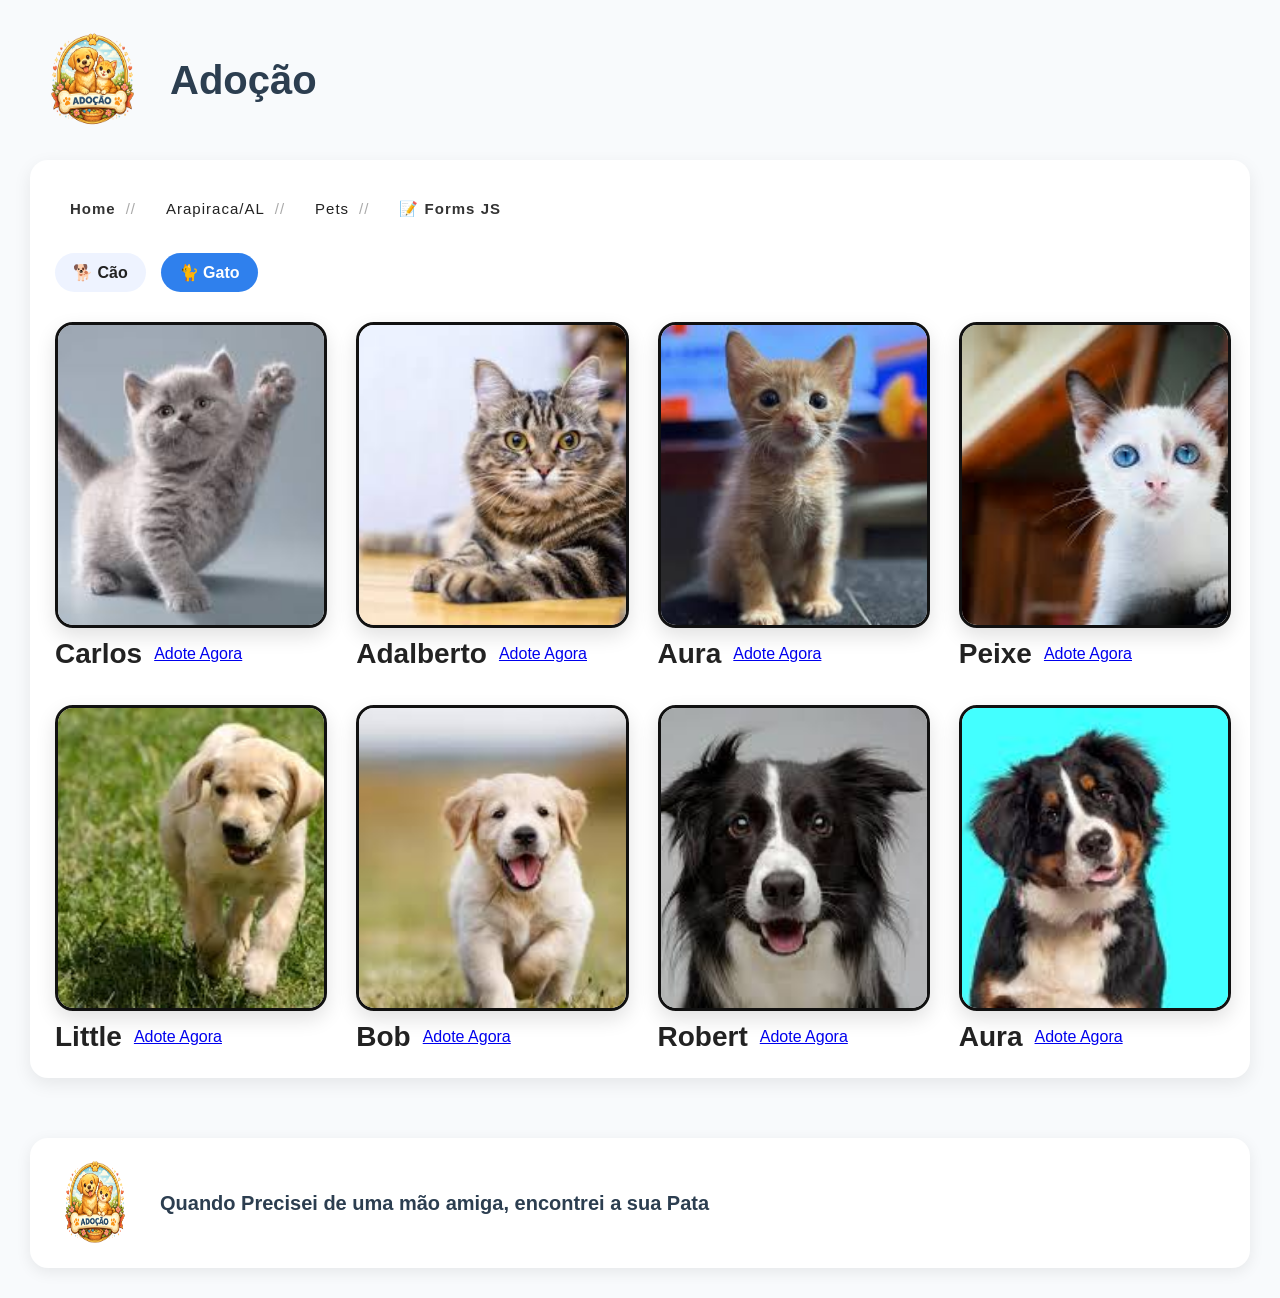
<file: index.html>
<!DOCTYPE html>
<html lang="pt-br">
<head>
    <meta charset="UTF-8">
    <meta name="viewport" content="width=device-width, initial-scale=1.0">
    <title>Bruno Amorim</title>
    <link rel="stylesheet" href="index.css">
</head>

<body>

<header>
    <img src="./src/img/adocao-amigos-peludos.png" alt="Logo do site de adoção" class="img-site">
    <h1>Adoção</h1>
</header>

<nav class="breadcrumb-container">

    <ul class="breadcrumb">
        <li><a href="#">Home</a></li>
        <li>Arapiraca/AL</li>
        <li>Pets</li>

        <!-- NOVA ABA -->
        <li><a href="forms.html">📝 Forms JS</a></li>
    </ul>

    <div class="tags">
        <div class="tag">🐕 Cão</div>
        <div class="tag active">🐈 Gato</div>
    </div>

    <div class="cards">

        <div class="card">
            <img src="src/img/gato-hi.jpg" alt="Gato Carlos">
            <div class="card-content">
                <b>Carlos</b>
                <a href="https://wa.me/5582996647522?text=Olá,%20tenho%20interesse%20em%20adotar%20Carlos" target="_blank" class="btn">Adote Agora</a>
            </div>
        </div>

        <div class="card">
            <img src="src/img/gato-chad.jpg" alt="Gato Adalberto">
            <div class="card-content">
                <b>Adalberto</b>
                <a href="https://wa.me/5582996647522?text=Olá,%20tenho%20interesse%20em%20adotar%20Adalberto" target="_blank" class="btn">Adote Agora</a>
            </div>
        </div>

        <div class="card">
            <img src="src/img/gato-loiro.jpg" alt="Gato Aura">
            <div class="card-content">
                <b>Aura</b>
                <a href="https://wa.me/5582996647522?text=Olá,%20tenho%20interesse%20em%20adotar%20Aura" target="_blank" class="btn">Adote Agora</a>
            </div>
        </div>

        <div class="card">
            <img src="src/img/gato-zoiudo.jpg" alt="Gato Peixe">
            <div class="card-content">
                <b>Peixe</b>
                <a href="https://wa.me/5582996647522?text=Olá,%20tenho%20interesse%20em%20adotar%20Peixe" target="_blank" class="btn">Adote Agora</a>
            </div>
        </div>

        <div class="card">
            <img src="src/img/cachorro-4.jpg" alt="Cachorro Little">
            <div class="card-content">
                <b>Little</b>
                <a href="https://wa.me/5582996647522?text=Olá,%20tenho%20interesse%20em%20adotar%20Little" target="_blank" class="btn">Adote Agora</a>
            </div>
        </div>

        <div class="card">
            <img src="src/img/cachorro-3.jpg" alt="Cachorro Bob">
            <div class="card-content">
                <b>Bob</b>
                <a href="https://wa.me/5582996647522?text=Olá,%20tenho%20interesse%20em%20adotar%20Bob" target="_blank" class="btn">Adote Agora</a>
            </div>
        </div>

        <div class="card">
            <img src="src/img/cachorro-2.jpg" alt="Cachorro Robert">
            <div class="card-content">
                <b>Robert</b>
                <a href="https://wa.me/5582996647522?text=Olá,%20tenho%20interesse%20em%20adotar%20Robert" target="_blank" class="btn">Adote Agora</a>
            </div>
        </div>

        <div class="card">
            <img src="src/img/cachorro-1.jpg" alt="Cachorro Aura">
            <div class="card-content">
                <b>Aura</b>
                <a href="https://wa.me/5582996647522?text=Olá,%20tenho%20interesse%20em%20adotar%20Aura" target="_blank" class="btn">Adote Agora</a>
            </div>
        </div>

    </div>

</nav>

<footer class="rodape">
    <img src="./src/img/adocao-amigos-peludos.png" alt="Logo do site de adoção" class="img-site">
    <b>Quando Precisei de uma mão amiga, encontrei a sua Pata</b>
</footer>

</body>
</html>
</file>
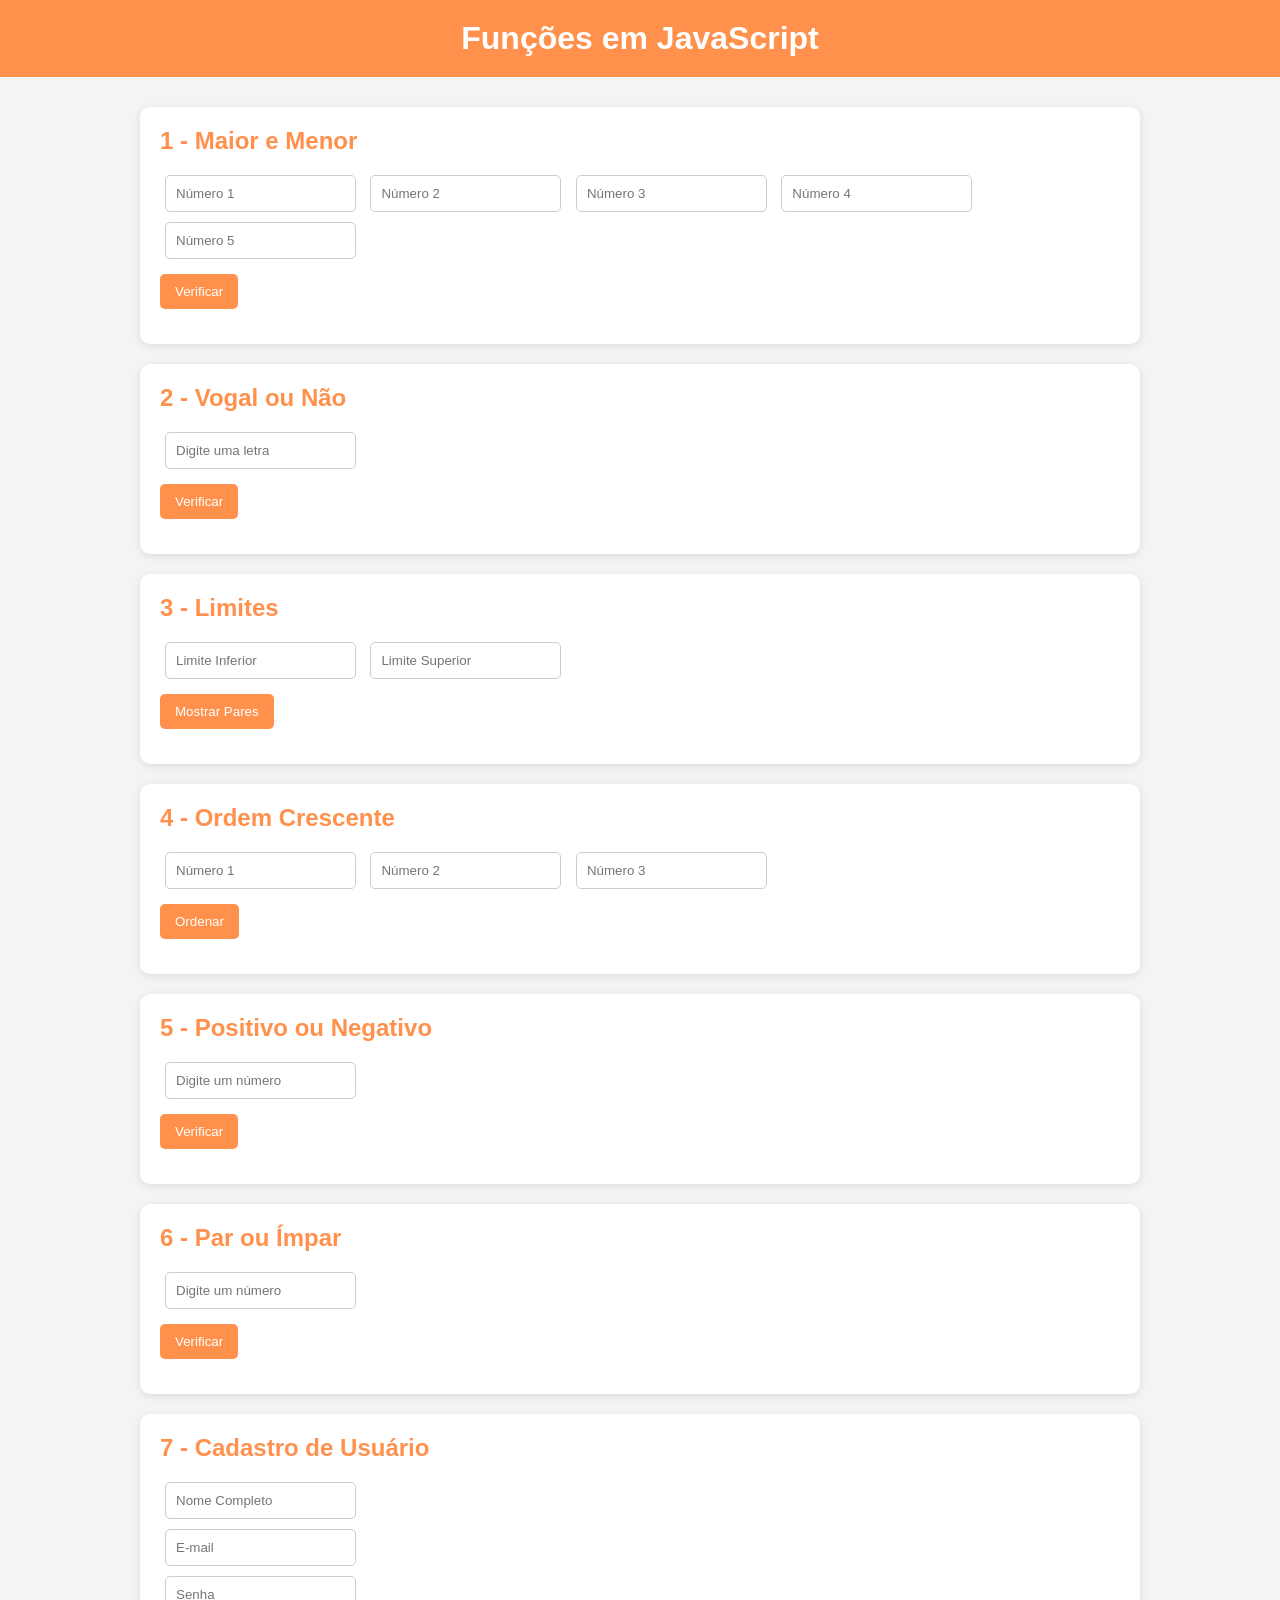
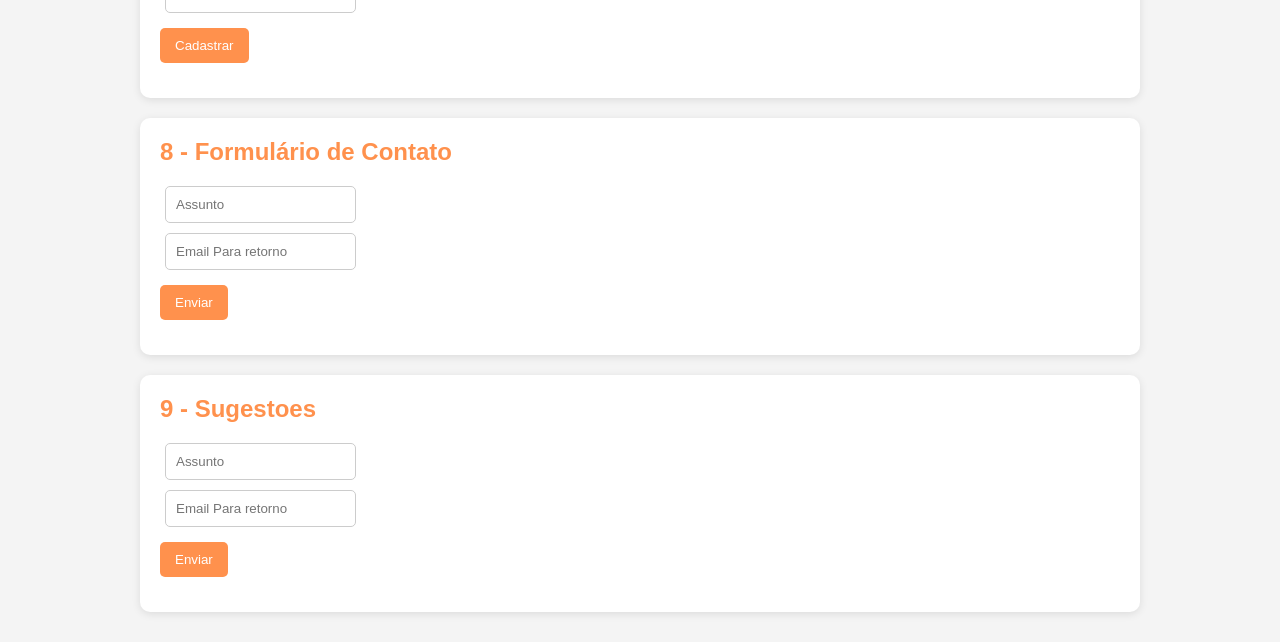
<file: forms.html>
<!DOCTYPE html>
<html lang="pt-br">
<head>
    <meta charset="UTF-8">
    <meta name="viewport" content="width=device-width, initial-scale=1.0">
    <title>Funções JavaScript</title>

    <style>

        *{
            margin: 0;
            padding: 0;
            box-sizing: border-box;
            font-family: Arial, Helvetica, sans-serif;
        }

        body{
            background: #f4f4f4;
        }

        header{
            background: #ff914d;
            color: white;
            padding: 20px;
            text-align: center;
        }

        .container{
            width: 90%;
            max-width: 1000px;
            margin: 30px auto;
        }

        .card{
            background: white;
            padding: 20px;
            margin-bottom: 20px;
            border-radius: 10px;
            box-shadow: 0 2px 8px rgba(0,0,0,0.1);
        }

        h2{
            margin-bottom: 15px;
            color: #ff914d;
        }

        input{
            padding: 10px;
            margin: 5px;
            border: 1px solid #ccc;
            border-radius: 5px;
        }

        button{
            padding: 10px 15px;
            border: none;
            background: #ff914d;
            color: white;
            border-radius: 5px;
            cursor: pointer;
            margin-top: 10px;
        }

        button:hover{
            background: #e87b35;
        }

        .resultado{
            margin-top: 15px;
            font-weight: bold;
            color: #333;
        }

        footer{
            background: #222;
            color: white;
            text-align: center;
            padding: 20px;
            margin-top: 40px;
        }

    </style>

</head>

<body>

<header>
    <h1>Funções em JavaScript</h1>
    </header>

<div class="container">

    <!-- 1 -->
    <div class="card">
        <h2>1 - Maior e Menor</h2>

        <input type="number" id="n1" placeholder="Número 1">
        <input type="number" id="n2" placeholder="Número 2">
        <input type="number" id="n3" placeholder="Número 3">
        <input type="number" id="n4" placeholder="Número 4">
        <input type="number" id="n5" placeholder="Número 5">

        <br>

        <button onclick="executarMaiorMenor()">
            Verificar
        </button>

        <div class="resultado" id="resultado1"></div>
    </div>

    <!-- 2 -->
    <div class="card">
        <h2>2 - Vogal ou Não</h2>

        <input type="text" id="vogal" maxlength="1" placeholder="Digite uma letra">

        <br>

        <button onclick="executarVogal()">
            Verificar
        </button>

        <div class="resultado" id="resultado2"></div>
    </div>

    <!-- 3 -->
    <div class="card">
        <h2>3 - Limites</h2>

        <input type="number" id="limiteInferior" placeholder="Limite Inferior">
        <input type="number" id="limiteSuperior" placeholder="Limite Superior">

        <br>

        <button onclick="executarLimites()">
            Mostrar Pares
        </button>

        <div class="resultado" id="resultado3"></div>
    </div>

    <!-- 4 -->
    <div class="card">
        <h2>4 - Ordem Crescente</h2>

        <input type="number" id="o1" placeholder="Número 1">
        <input type="number" id="o2" placeholder="Número 2">
        <input type="number" id="o3" placeholder="Número 3">

        <br>

        <button onclick="executarOrdem()">
            Ordenar
        </button>

        <div class="resultado" id="resultado4"></div>
    </div>

    <!-- 5 -->
    <div class="card">
        <h2>5 - Positivo ou Negativo</h2>

        <input type="number" id="positivoNegativo" placeholder="Digite um número">

        <br>

        <button onclick="executarPositivoNegativo()">
            Verificar
        </button>

        <div class="resultado" id="resultado5"></div>
    </div>

    <!-- 6 -->
    <div class="card">
        <h2>6 - Par ou Ímpar</h2>

        <input type="number" id="parImpar" placeholder="Digite um número">

        <br>

        <button onclick="executarParImpar()">
            Verificar
        </button>

        <div class="resultado" id="resultado6"></div>
    </div>


    <!-- 7 -->
    <div class="card">
        <h2>7 - Cadastro de Usuário</h2>
        <input type="text" id="nome" placeholder="Nome Completo"><br>
        <input type="email" id="email" placeholder="E-mail"><br>
        <input type="password" id="senha" placeholder="Senha"><br>
        <button onclick="validarCadastro()">Cadastrar</button>
        <div class="resultado" id="resultado7"></div>
    </div>

    <!-- 8 -->
    <div class="card">
        <h2>8 - Formulário de Contato</h2>
        <input type="text" id="assunto" placeholder="Assunto"><br>
        <input type="text" id="Email para Retorno" placeholder="Email Para retorno"><br>
        <button onclick="enviarContato()">Enviar</button>
        <div class="resultado" id="resultado8"></div>
    </div>

    <div class="card">
        <h2>9 - Sugestoes</h2>
        <input type="text" id="Escreva Aqui" placeholder="Assunto"><br>
        <input type="text" id="Seu Email" placeholder="Email Para retorno"><br>
        <button onclick="enviarContato()">Enviar</button>
        <div class="resultado" id="resultado8"></div>
    </div>

   

<script>

    // 1
    function MAIOR_MENOR(a, b, c, d, e){

        let numeros = [a, b, c, d, e];

        let maior = Math.max(...numeros);
        let menor = Math.min(...numeros);

        return `Maior: ${maior} | Menor: ${menor}`;
    }

    function executarMaiorMenor(){

        let a = Number(document.getElementById("n1").value);
        let b = Number(document.getElementById("n2").value);
        let c = Number(document.getElementById("n3").value);
        let d = Number(document.getElementById("n4").value);
        let e = Number(document.getElementById("n5").value);

        document.getElementById("resultado1").innerHTML =
            MAIOR_MENOR(a, b, c, d, e);
    }

    // 2
    function VOGAL(c){

        let vogais = ["a","e","i","o","u"];

        if(vogais.includes(c.toLowerCase())){
            return 1;
        }else{
            return 0;
        }
    }

    function executarVogal(){

        let letra = document.getElementById("vogal").value;

        let resultado = VOGAL(letra);

        document.getElementById("resultado2").innerHTML =
            resultado == 1
            ? "É uma vogal"
            : "Não é uma vogal";
    }

    // 3
    function LIMITES(li, ls){

        let pares = [];
        let soma = 0;

        for(let i = li + 1; i < ls; i++){

            if(i % 2 == 0){
                pares.push(i);
                soma += i;
            }
        }

        return `Pares: ${pares.join(", ")} | Soma: ${soma}`;
    }

    function executarLimites(){

        let li = Number(document.getElementById("limiteInferior").value);
        let ls = Number(document.getElementById("limiteSuperior").value);

        document.getElementById("resultado3").innerHTML =
            LIMITES(li, ls);
    }

    // 4
    function ORDEM(a, b, c){

        let numeros = [a, b, c];

        numeros.sort((x, y) => x - y);

        return numeros;
    }

    function executarOrdem(){

        let a = Number(document.getElementById("o1").value);
        let b = Number(document.getElementById("o2").value);
        let c = Number(document.getElementById("o3").value);

        document.getElementById("resultado4").innerHTML =
            ORDEM(a, b, c).join(" - ");
    }

    // 5
    function POSITIVO_NEGATIVO(x){

        return x >= 0;
    }

    function executarPositivoNegativo(){

        let x = Number(document.getElementById("positivoNegativo").value);

        let resultado = POSITIVO_NEGATIVO(x);

        document.getElementById("resultado5").innerHTML =
            resultado
            ? "Número Positivo"
            : "Número Negativo";
    }

    // 6
    function PAR_IMPAR(x){

        return x % 2 == 0;
    }

    function executarParImpar(){

        let x = Number(document.getElementById("parImpar").value);

        let resultado = PAR_IMPAR(x);

        document.getElementById("resultado6").innerHTML =
            resultado
            ? "Número Par"
            : "Número Ímpar";
    }



// 7 - Cadastro
function validarCadastro(){
    let nome = document.getElementById("nome").value;
    let email = document.getElementById("email").value;
    let senha = document.getElementById("senha").value;

    if(nome == "" || email == "" || senha == ""){
        document.getElementById("resultado7").innerHTML = "Preencha todos os campos!";
        return;
    }

    if(!email.includes("@")){
        document.getElementById("resultado7").innerHTML = "Digite um e-mail válido!";
        return;
    }

    if(senha.length < 6){
        document.getElementById("resultado7").innerHTML = "A senha deve ter pelo menos 6 caracteres!";
        return;
    }

    document.getElementById("resultado7").innerHTML = "Cadastro realizado com sucesso!";
}

// 8 - Contato
function enviarContato(){
    let Seu Email Para Retorno = document.getElementById("assunto").value;
    let mensagem = document.getElementById("mensagem").value;

    if(assunto == "" || mensagem == ""){
        document.getElementById("resultado8").innerHTML = "Preencha todos os campos!";
        return;
    }

    document.getElementById("resultado8").innerHTML = "Mensagem enviada com sucesso!";
}

function Sugestoes(){

let mensagem = document.getElementById("mensagem").value;

if(Sugestoes == "" || mensagem == ""){
    document.getElementById("resultado8").innerHTML =
        "Preencha todos os campos!";
    return;
}

document.getElementById("resultado8").innerHTML =
    "Mensagem enviada com sucesso!";

}



</script>

</body>
</html>
</file>
<file: index.css>
body{
    margin:0;
    padding:30px;
    color:#222;
    background:#f8fafc;
    font-family:Arial, Helvetica, sans-serif;
}

/* Header */
header{
    display:flex;
    align-items:center;
    gap:15px;
    margin-bottom:30px;
}

header h1{
    font-size:40px;
    color:#2c3e50;
}

.img-site{
    width:125px;
    height:100px;
}

/* Breadcrumb */
.breadcrumb{
    display:flex;
    list-style:none;
    margin:0;
    gap:20px;
    padding:15px;
    font-size:15px;
    letter-spacing:1px;
    border-radius:8px;
    background:white;
}

.breadcrumb-container{
    background:#fff;
    padding:25px;
    border-radius:18px;
    max-width:1600px;
    box-shadow:0 6px 18px rgba(0,0,0,.08);
    margin:auto;
}

.breadcrumb li::after{
    content:"//";
    padding-left:10px;
    padding-right:10px;
    color:#aaa;
}

.breadcrumb li:last-child::after{
    content:"";
}

.breadcrumb a{
    text-decoration:none;
    color:#333;
    font-weight:bold;
}

.breadcrumb a:hover{
    color:#2f80ed;
}

/* Tags */
.tags{
    display:flex;
    gap:15px;
    margin:20px 0 30px;
}

.tag{
    background:#eef3ff;
    padding:10px 18px;
    border-radius:30px;
    font-weight:bold;
    cursor:pointer;
    transition:.3s;
}

.tag:hover{
    background:#dbe7ff;
}

.active{
    background:#2f80ed;
    color:white;
}

/* Cards */
.cards{
    display:grid;
    grid-template-columns:repeat(4,1fr);
    gap:35px;
}

.card{
    display:flex;
    flex-direction:column;
    transition:.3s;
}

.card:hover{
    transform:translateY(-8px);
}

.card img{
    width:100%;
    max-width:300px;
    height:300px;
    object-fit:cover;
    border:3px solid #111;
    border-radius:18px;
    box-shadow:0 8px 20px rgba(0,0,0,.12);
}

.card-content{
    margin-top:10px;
    display:flex;
    align-items:center;
    gap:12px;
}

.card-content b{
    font-size:28px;
}

button{
    border:none;
    background:#2f80ed;
    color:white;
    padding:10px 18px;
    border-radius:10px;
    font-weight:bold;
    cursor:pointer;
    transition:.3s;
}

button:hover{
    background:#1f68ca;
    transform:scale(1.05);
}

/* Footer */
.rodape{
    margin-top:60px;
    background:white;
    padding:20px;
    border-radius:18px;
    display:flex;
    align-items:center;
    gap:20px;
    box-shadow:0 4px 15px rgba(0,0,0,.08);
}

.rodape img{
    width:90px;
    height:90px;
}

.rodape b{
    font-size:20px;
    color:#2c3e50;
}

/* Responsivo */
@media (max-width:1200px){
    .cards{
        grid-template-columns:repeat(2,1fr);
    }
}

@media (max-width:700px){
    .cards{
        grid-template-columns:1fr;
    }

    header{
        flex-direction:column;
        text-align:center;
    }
}
</file>
